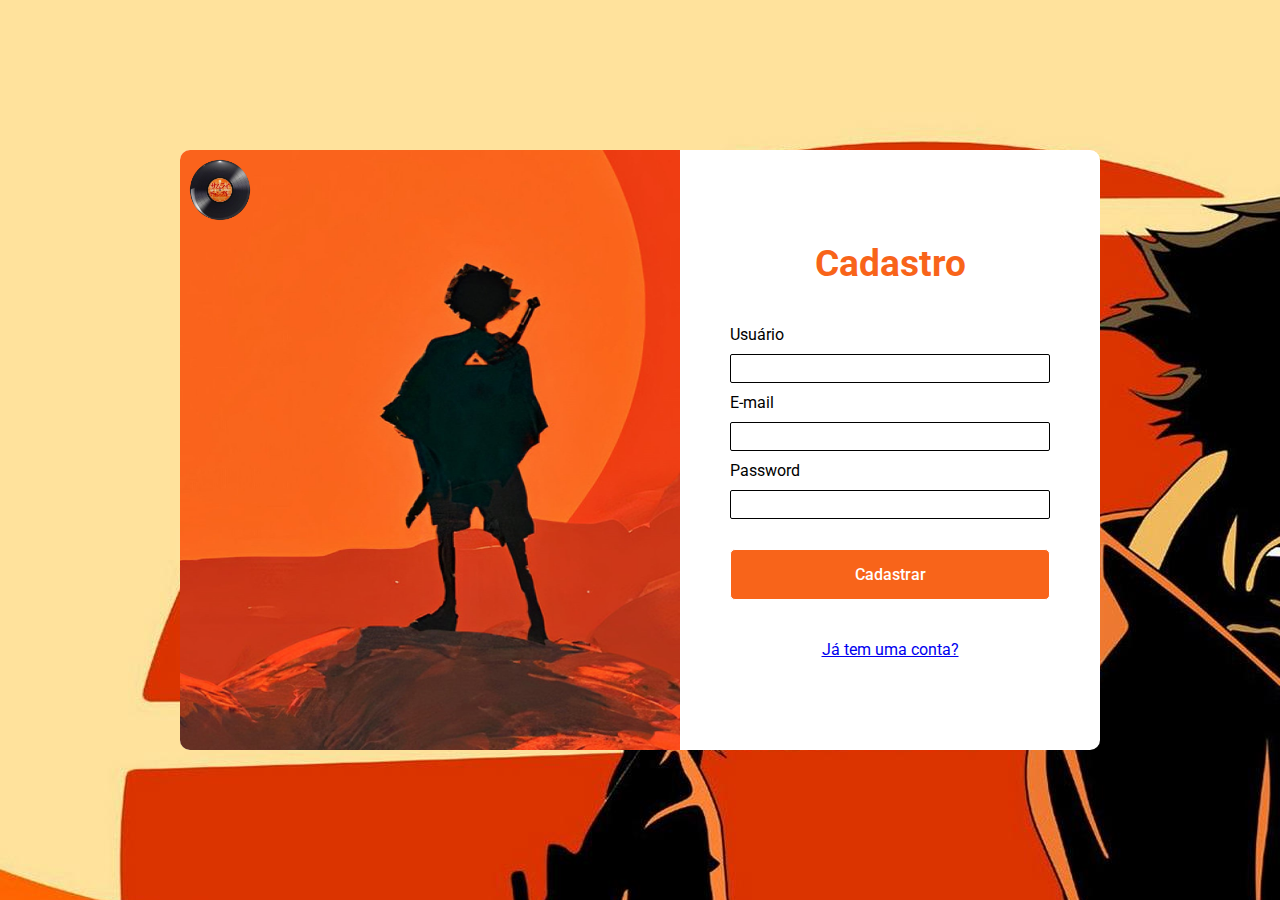
<file: Cadastro/index.html>
<!DOCTYPE html>
<html lang="pt-BR">
<head>
    <meta charset="UTF-8">
    <meta http-equiv="X-UA-Compatible" content="IE=edge">
    <meta name="viewport" content="width=device-width, initial-scale=1.0">
    <link rel="preconnect" href="https://fonts.googleapis.com">
    <link rel="preconnect" href="https://fonts.gstatic.com" crossorigin>
    <link href="https://fonts.googleapis.com/css2?family=Roboto:wght@400;500;700;900&display=swap" rel="stylesheet">
    <link rel="stylesheet" href="style.css">
    <script src="script.js" defer></script>
    <title>Cadastro</title>
</head>
<body>
    <section class="container"">
        <div class="left-side">
            <img src="../imgs/left-img.jpg" alt="Mugen" class="left-img">
            <img src="../imgs/disco.png" alt="Disco" id="disco" class="disco">
        </div>

        <div class="right-side">
            <h1>Cadastro</h1>
            <form action="../config/insert.php" method="post">
                <label for="user">Usuário</label>
                <input type="text" name="user" id="user">
                <label for="email">E-mail</label>
                <input type="email" name="email" id="email">
                <label for="senha">Password</label>
                <input type="password" name="senha" id="senha">

                <button type="submit" id="submit">Cadastrar</button>
            </form>
            <p><a href="../Login/login.html">Já tem uma conta?</a></p>
        </div>
    </section>
</body>
</html>
</file>
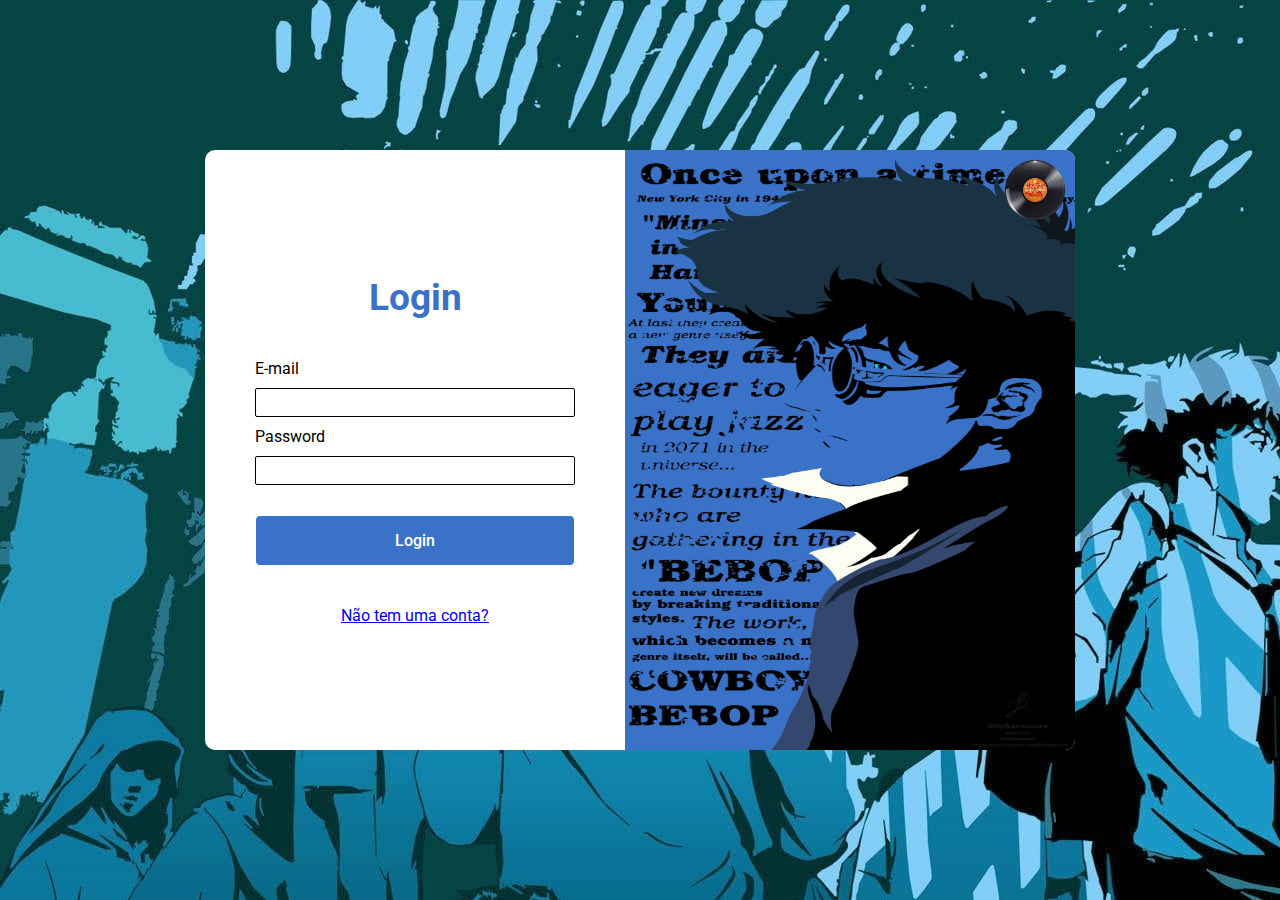
<file: Login/login.html>
<!DOCTYPE html>
<html lang="pt-BR">
<head>
    <meta charset="UTF-8">
    <meta http-equiv="X-UA-Compatible" content="IE=edge">
    <meta name="viewport" content="width=device-width, initial-scale=1.0">
    <link rel="preconnect" href="https://fonts.googleapis.com">
    <link rel="preconnect" href="https://fonts.gstatic.com" crossorigin>
    <link href="https://fonts.googleapis.com/css2?family=Roboto:wght@400;500;700;900&display=swap" rel="stylesheet">
    <link rel="stylesheet" href="style.css">
    <script src="script.js" defer></script>
    <title>Login</title>
</head>
<body>
    <section class="container"">
        <div class="left-side">
            <img src="../imgs/right-img.png" alt="Spike">
            <img src="../imgs/disco.png" alt="Disco" id="disco" class="disco">
        </div>

        <div class="right-side">
            <h1>Login</h1>
            <form action="../config/select.php" method="post">
                <label for="email">E-mail</label>
                <input type="email" name="email" id="email">
                <label for="password">Password</label>
                <input type="password" name="password" id="password">

                <button type="submit">Login</button>
            </form>
            <p><a href="../Cadastro/index.html">Não tem uma conta?</a></p>
        </div>
    </section>
</body>
</html>
</file>
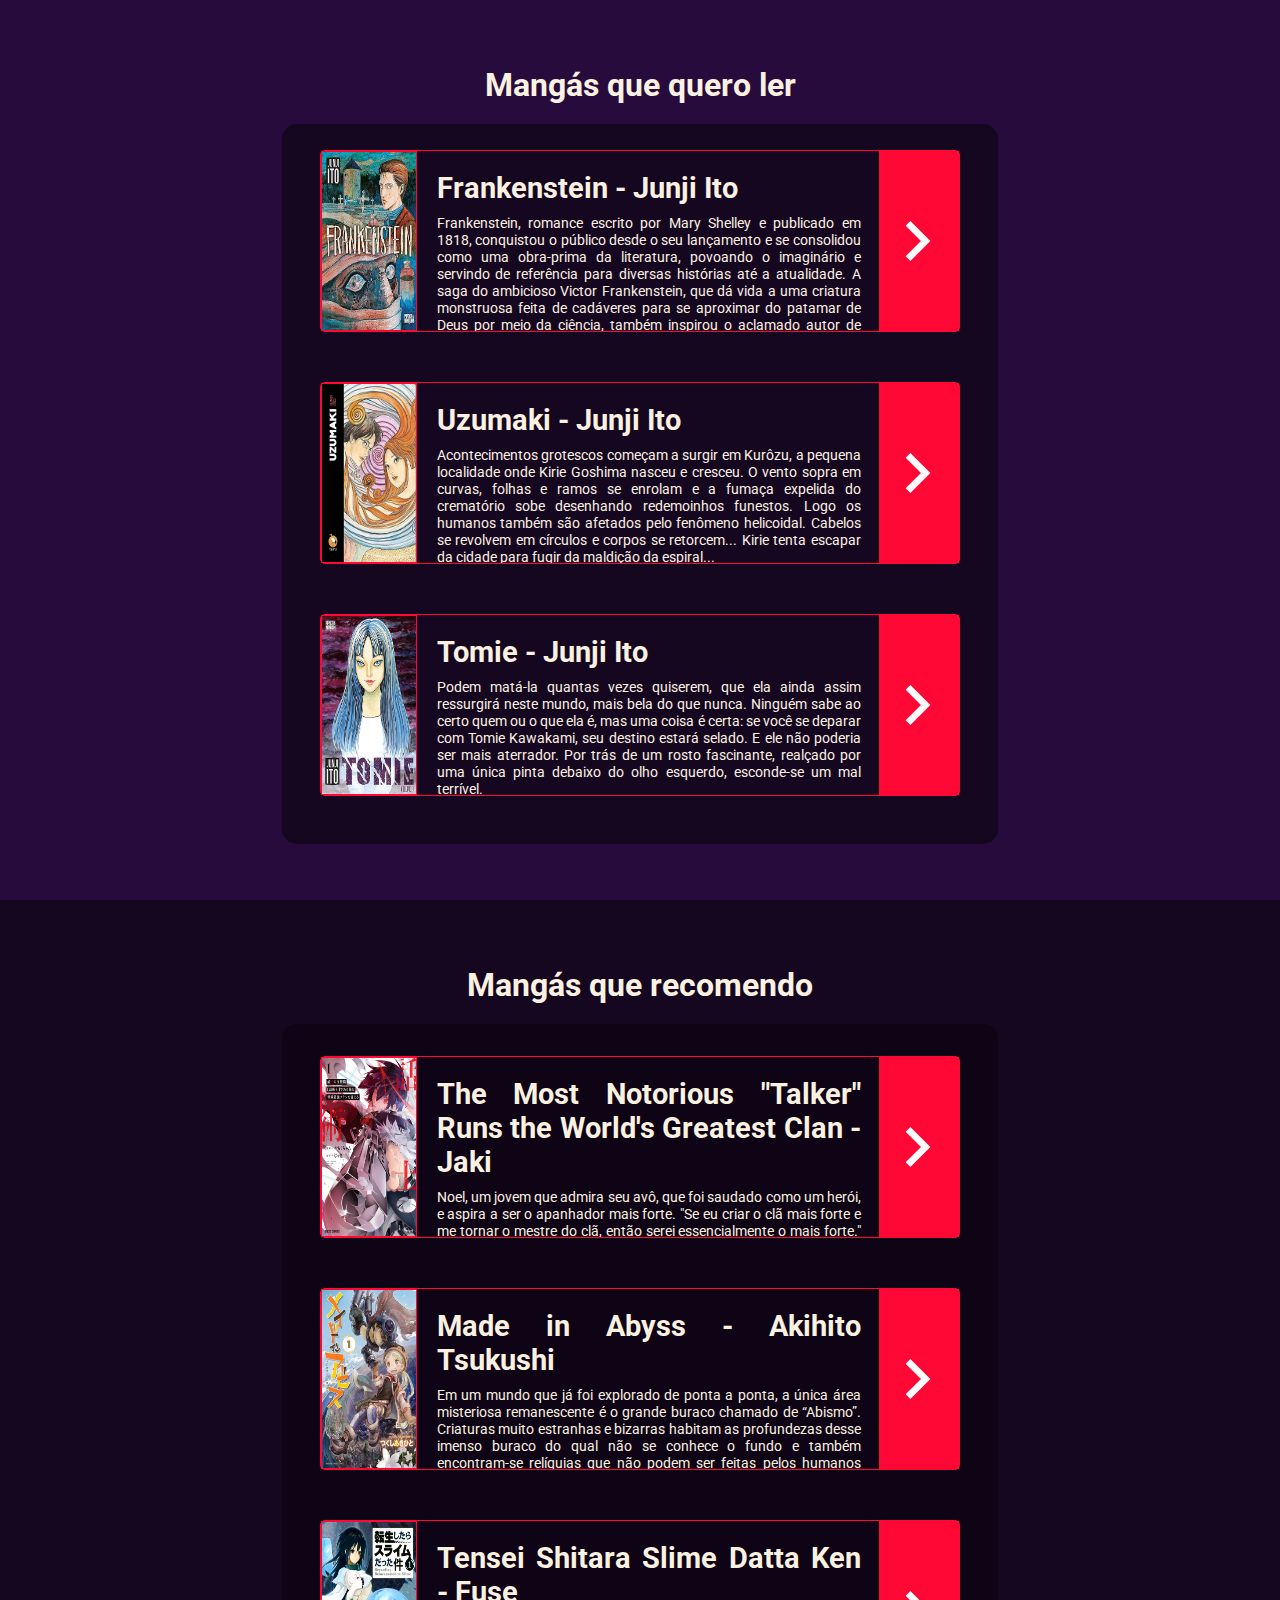
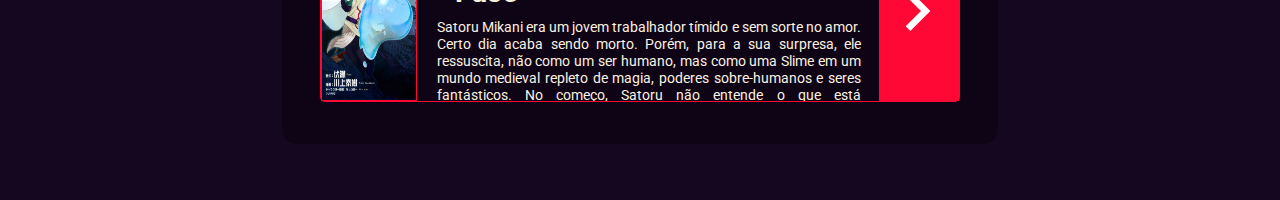
<file: Principal/principal.html>
<!DOCTYPE html>
<html lang="pt-BR">
<head>
    <meta charset="UTF-8">
    <meta http-equiv="X-UA-Compatible" content="IE=edge">
    <meta name="viewport" content="width=device-width, initial-scale=1.0">
    <link rel="preconnect" href="https://fonts.googleapis.com">
    <link rel="preconnect" href="https://fonts.gstatic.com" crossorigin>
    <link href="https://fonts.googleapis.com/css2?family=Roboto:wght@400;500;700;900&display=swap" rel="stylesheet">
    <link rel="stylesheet" href="style.css">
    <script src="script.js" defer></script>
    <title>Principal</title>
</head>
<body>

<div class="container" id="container-ler">
    <section id="section-ler-back">
        <h1 class="title">Mangás que quero ler</h1>
    <section id="section-ler">
        <div class="mangas">
            <img src="../imgs/frankestein.jpg" alt="Frankenstein do Junji Ito">
            <article>
                <h1>Frankenstein - Junji Ito</h1>
                <p>Frankenstein, romance escrito por Mary Shelley e publicado em 1818, conquistou o público desde o seu lançamento e se consolidou como uma obra-prima da literatura, povoando o imaginário e servindo de referência
                    para diversas histórias até a atualidade. A saga do ambicioso Victor Frankenstein, que dá vida a uma criatura monstruosa feita de cadáveres para se aproximar do patamar de Deus por meio da ciência, também inspirou o aclamado
                   autor de mangás Junji Ito a adaptá-la para os quadrinhos entre 1994 e 1998, com seu traço e narrativa que destacam o grotesco. </p>
            </article>
            <a href="https://www.amazon.com.br/Frankenstein-Outras-Histórias-Horror-Junji/dp/6589912416" target="_blank"><img src="../imgs/arrow.svg"></a>
        </div>

        <div class="mangas">
            <img src="../imgs/uzumaki.jpg" alt="Uzumaki do Junji Ito">
            <article>
                <h1>Uzumaki - Junji Ito</h1>
                <p>Acontecimentos grotescos começam a surgir em Kurôzu, a pequena localidade onde Kirie Goshima nasceu e cresceu. O vento sopra em curvas, folhas e ramos se enrolam e a fumaça expelida do crematório sobe desenhando redemoinhos funestos.
                    Logo os humanos também são afetados pelo fenômeno helicoidal. Cabelos se revolvem em círculos e corpos se retorcem... Kirie tenta escapar da cidade para fugir da maldição da espiral...</p>
            </article>
            <a href="https://www.amazon.com.br/Uzumaki-Edição-atual-Junji-Ito/dp/6555140577" target="_blank"><img src="../imgs/arrow.svg" alt=""></a>
        </div>

        <div class="mangas">
            <img src="../imgs/tomie.jpg" alt="Tomie do Junji Ito">
            <article>
                <h1>Tomie - Junji Ito</h1>
                <p>Podem matá-la quantas vezes quiserem, que ela ainda assim ressurgirá neste mundo, mais bela do que nunca. Ninguém sabe ao certo quem ou o que ela é, mas uma coisa é certa: se você se deparar com Tomie Kawakami, seu destino estará selado. E ele não poderia ser mais aterrador. Por trás de um rosto fascinante,
                    realçado por uma única pinta debaixo do olho esquerdo, esconde-se um mal terrível. </p>
            </article>
            <a href="https://www.amazon.com.br/Tomie-1-2-Junji-Ito/dp/6586672376/ref=pd_vtp_h_pd_vtp_h_d_sccl_3/136-0685433-1110715?pd_rd_w=xv4sM&content-id=amzn1.sym.0a6899b6-5ce2-42c3-9427-03a3a139b3f2&pf_rd_p=0a6899b6-5ce2-42c3-9427-03a3a139b3f2&pf_rd_r=719RJMWG0J79S2BN4VZX&pd_rd_wg=M6tu7&pd_rd_r=45977219-3dac-4f1b-b9df-43a71f904288&pd_rd_i=6586672376&psc=1" target="_blank"><img src="../imgs/arrow.svg" alt=""></a>
        </div>

        <div class="mangas">
            <img src="../imgs/reioflatinhas.jpg" alt="king das latas">
            <article>
                <h1>Rei de Lata - Jefferson Ferreira</h1>
                <p>As Crianças mais Poderosas do Mundo! Durante uma guerra que assolava o mundo, uma arma biológica causou praticamente a extinção de um país por completo.
                     Porém, toda criança nascida após o ataque neste local era propícia a ter uma anormalidade no organismo, manifestando algum poder gerado por seu instinto de sobrevivência, trauma ou situação extrema.
                      Por serem os únicos seres imunes ao ar, tais crianças são odiadas e temidas por muitos adultos. Por isso, elas precisam usar seus poderes e lutar pela própria sobrevivência!</p>
            </article>
            <a href="https://tapas.io/series/Rei-de-la/info" target="_blank"><img src="../imgs/arrow.svg"></a>
        </div>

        <div class="mangas">
            <img src="../imgs/souleater.jpg" alt="Come alma edição perfeita">
            <article>
                <h1>Soul Eater - Atsushi Ohkubo</h1>
                <p>Maka é uma “artífice de foice” determinada a transformar seu parceiro, a foice sobrenatural Soul Eater, na mais poderosa Death Scythe – uma arma do Doutor Morte, o diretor da Academia da Morte para Armas e Artífices Neófitos (AMAAN).
                     Para conseguir seu objetivo, a garota precisa fazer com que Soul Eater devore a alma de 99 humanos e de uma bruxa. Mas ela não é a única que deseja isso.</p>
            </article>
            <a href="https://lermanga.org/mangas/soul-eater/" target="_blank"><img src="../imgs/arrow.svg"></a>
        </div>

    </section>
</section>
</div>

<div class="container" id="container-lidos">
    <section id="section-lidos-back">
        <h1 class="title">Mangás que recomendo</h1>
    <section id="section-lidos">
        
        <div class="mangas">
            <img src="../imgs/talker.jpg" alt="The Most Notorious Talker Runs the World's Greatest Clan">
            <article>
                <h1>The Most Notorious "Talker" Runs the World's Greatest Clan - Jaki</h1>
                <p>Noel, um jovem que admira seu avô, que foi saudado como um herói, e aspira a ser o apanhador mais forte. "Se eu criar o clã mais forte e me tornar o mestre do clã, então serei essencialmente o mais forte." Pensando nisso, Noel trabalhou duro e persistentemente para cumprir sua ambição. No entanto, o talento distinto de Noel atraiu muitas pessoas poderosas e eles começaram a se reunir sob ele... Esta é a história de como o Talker mais malvado, que busca ser o mais forte, subjuga seus aliados e cria o clã mais forte do mundo.
                </p>
            </article>
            <a href="https://slimeread.com/manga/6604/Saikyou-no-Shien-shoku-%22Wajutsushi%22-Dearu-Ore-wa-Sekai-Saikyou-Kuran-wo-Shitagaeru" target="_blank"><img src="../imgs/arrow.svg"></a>
        </div>

        <div class="mangas">
            <img src="../imgs/abyss.jpg" alt="Made in Abyss capa volume 1">
            <article>
                <h1>Made in Abyss - Akihito Tsukushi</h1>
                <p>Em um mundo que já foi explorado de ponta a ponta, a única área misteriosa remanescente é o grande buraco chamado de “Abismo”. Criaturas muito estranhas e bizarras habitam as profundezas desse imenso buraco do qual não se conhece o fundo e também encontram-se relíquias que não podem ser feitas pelos humanos atuais. Os mistérios do Abismo fascinam as pessoas e as levam a buscar aventuras. Riko, uma órfã que vive na cidade de “Orth” à beira do Abismo, sonhava em se tornar uma grande exploradora de cavernas como sua mãe e desvendar os mistérios do Abismo.</p>
            </article>
            <a href="https://slimeread.com/manga/3185/made-in-abyss" target="_blank"><img src="../imgs/arrow.svg" alt=""></a>
        </div>

        <div class="mangas">
            <img src="../imgs/slime.jpg" alt="Tensei Shitara Slime Datta Ken volume 1">
            <article>
                <h1>Tensei Shitara Slime Datta Ken - Fuse</h1>
                <p>Satoru Mikani era um jovem trabalhador tímido e sem sorte no amor. Certo dia acaba sendo morto. Porém, para a sua surpresa, ele ressuscita, não como um ser humano, mas como uma Slime em um mundo medieval repleto de magia, poderes sobre-humanos e seres fantásticos. No começo, Satoru não entende o que está acontecendo e pouco a pouco vai ganhando poderes e sentidos para viver grandes aventuras em sua nova vida.</p>
            </article>
            <a href="https://slimeread.com/manga/408/tensei-shitara-slime-datta-ken" target="_blank"><img src="../imgs/arrow.svg" alt=""></a>
        </div>

        <div class="mangas">
            <img src="../imgs/gachiakuta.jpg" alt="Gachiakuta capa volume 3">
            <article>
                <h1>Gachiakuta - Kei Urana </h1>
                <p>O jovem Rudo habita em um gueto de descendentes de criminosos e vive recolhendo lixo e sendo discriminado, até que certo dia, ele é acusado injustamente de um crime que não cometeu e como punição é enviado a um local em que todos temem!
                     Lá, o rapaz conhece conhece Enjin e acaba tendo um vislumbre de toda a verdade sobre o mundo e também começa a manifestar a sua habilidade: Dar vida às coisas! Assim, começa a jornada de Rudo e seu objetivo de mudar por completo o mundo de merda em que vive!!</p>
            </article>
            <a href="https://lermanga.org/mangas/gachiakuta/" target="_blank"><img src="../imgs/arrow.svg" alt=""></a>
        </div>

        <div class="mangas">
            <img src="../imgs/dorohedoro.jpg" alt="Dorohedoro volume 1">
            <article>
                <h1>Dorohedoro - Q. Hayashida</h1>
                <p>A estória se desenrola ao redor de Kaiman, que não lembra quem era antes de ter sido transformado por um usuário de Mágica. Essa transformação o deixou com uma cabeça de réptil, apagou toda a sua memória, e deixou um desejo de descobrir a verdade sobre quem ele realmente é. De um por um, eles presenciam esse "segundo homem" dentro de Kaimam, e depois de os colocar para fora da sua boca de novo, pergunta para cada um deles uma pergunta..."O que o cara dentro da minha cabeça disse?"</p>
            </article>
            <a href="https://slimeread.com/manga/2462/dorohedoro?from=lancamentos" target="_blank"><img src="../imgs/arrow.svg" alt=""></a>
        </div>

        <div class="mangas">
            <img src="../imgs/hxh.jpg" alt="hunter x hunter volume 1">
            <article>
                <h1>Hunter x Hunter - Yoshihiro Togashi</h1>
                <p>Gon Freecss é um garoto que descobre que seu pai, Ging, foi um Caçador e que, ao contrário do que Gon pensava, ele está vivo. Ao descobrir a verdade, o protagonista decide participar do teste para ser um Caçador e planeja usar as habilidades para localizar seu pai. Hunters são uma raça especial, dedicada a rastrear tesouros, animais mágicos, e até mesmo outros homens. Mas tais atividades requerem uma licença, e menos de um em cem mil pode passar no exame de qualificação esgotante. Aqueles que passam tem acesso a áreas restritas, lojas de incríveis informações, bem como o direito de chamar-se de Hunters.</p>
            </article>
            <a href="https://lermanga.org/mangas/hunter-x-hunter/" target="_blank"><img src="../imgs/arrow.svg" alt=""></a>
        </div>

        <div class="mangas">
            <img src="../imgs/tengoku.jpg" alt="tengoku daimakyou volume 1">
            <article>
                <h1>Tengoku Daimakyou - Masakazu Ishiguro</h1>
                <p>Dentro da segurança das paredes, os jovens são criados por robôs em um ambiente de creche. Embora a vida lá possa parecer obsoleta à primeira vista, as crianças estão cheias de potencial e curiosidade. Em muitos aspectos, é como um pedaço do céu.
                    O mundo exterior é uma paisagem infernal. É quase totalmente desprovido de qualquer coisa mecânica e agora é habitado por seres sobrenaturais bizarros, mas poderosos.
                    Maru, com a ajuda de Kiruko, está por aí cruzando o que antes era Tóquio para o paraíso. Mas depois de procurar por tanto tempo, talvez o tal paraíso seja mais um sonho insustentável do que uma realidade potencial.</p>
            </article>
            <a href="https://slimeread.com/manga/2547/tengoku-daimakyou" target="_blank"><img src="../imgs/arrow.svg" alt=""></a>
        </div>

    </section>
</section>
</div>
</body>
</html>
</file>
<file: Cadastro/style.css>
*{
    margin: 0px;
    padding: 0px;
    box-sizing: border-box;
    font-family: 'Roboto', sans-serif;
}

body{
    width: 100%;
    min-height: 100vh;
    background-image: url(../imgs/samurai-wallpaper.jpg);
    background-repeat: no-repeat;

    display: flex;
    justify-content: center;
    align-items: center;
}

.container{
    background-color: #ffffff;
    border-radius: 10px;
    position: relative;

    display: flex;
    flex-direction: row;
    justify-content: space-between;
}

/* Imagens lado esquerdo*/

.left-side, .left-side > .left-img{
    width: 500px;
    height: 600px;
    border-radius: 10px 0px 0px 10px;
}

.left-side > .disco{
    width: 80px;
    height: 80px;
    animation: rotate 1s infinite linear;
    cursor: pointer;
    position: absolute;
    top: 0px;
    left: 0px;
}

/* Informações lado direito*/

.right-side{
    width: 420px;
    height: 600px;

    display: flex;
    flex-direction: column;
    justify-content: center;
    align-items: center;
}

.right-side > h1{
    color: #f8641a;
    text-align: center;
    font-size: 2.3rem;
}

/* Form*/

.right-side > form{
    display: flex;
    flex-direction: column;
    gap: 10px;
    padding: 40px 0px;
}

form > input {
    padding: 6px 14px;
    width: 320px;
    outline: none;
    border: 1px solid #000;
    border-radius: 2px;
}

form > button{
    margin-top: 20px;
    padding: 15px;
    font-size: 1rem;
    font-weight: 500;
    background-color: #f8641a;
    border-radius: 5px;
    border: 1px solid #fff;
    color: white;
}

form > button:hover{
    cursor: pointer;
    font-weight: 700;
    background-color: transparent;
    transition: all 0.5s ease;
    border: 1px solid #000;
    color: #f8641a;
}

.error{
    background-color: rgb(243, 70, 70);
    color: rgb(243, 91, 91);
}

@media screen and (max-width: 950px){
    .container{
        height: 60vh;
        width: 60vw;

        display: flex;
        flex-direction: column;
        justify-content: space-between;
        align-items: center;
    }

    .left-side, .left-side > .left-img{
        display: none;
    }

    form {
        width: 40vw;
    }

    form > button, form > input{
        width: 100%;
    }
}

@media screen and (max-width: 600px){
    .container{
        height: 60vh;
        width: 90vw;

        display: flex;
        flex-direction: column;
        justify-content: space-between;
        align-items: center;
    }

    form {
        width: 60vw;
    }

    form > button, form > input{
        width: 100%;
    }
}
</file>
<file: Login/style.css>
*{
    margin: 0px;
    padding: 0px;
    box-sizing: border-box;
    font-family: 'Roboto', sans-serif;
}

body{
    width: 100%;
    height: 100vh;
    background-image: url(../imgs/cowboy-wallpaper.jpg);

    display: flex;
    justify-content: center;
    align-items: center;
}

.container{
    background-color: #ffffff;
    border-radius: 10px;
    position: relative;

    display: flex;
    flex-direction: row-reverse;
    justify-content: space-between;
}

/* Imagens lado esquerdo*/

.left-side, .left-side > img{
    width: 450px;
    height: 600px;
    border-radius: 0px 10px 10px 0px;
}

.left-side > .disco{
    width: 80px;
    height: 80px;
    animation: rotate 1s infinite linear;
    cursor: pointer;
    position: absolute;
    top: 0px;
    right: 0px;
}

/* Informações lado direito*/

.right-side{
    width: 420px;
    height: 600px;

    display: flex;
    flex-direction: column;
    justify-content: center;
    align-items: center;
}

.right-side > h1{
    color: #3a72c8;
    text-align: center;
    font-size: 2.3rem;
}

/* Form*/

.right-side > form{
    display: flex;
    flex-direction: column;
    gap: 10px;
    padding: 40px 0px;
}

form > input {
    padding: 6px 14px;
    width: 320px;
    outline: none;
    border: 1px solid #000;
    border-radius: 2px;
}

form > button{
    margin-top: 20px;
    padding: 15px;
    font-size: 1rem;
    font-weight: 500;
    background-color: #3a72c8;
    border-radius: 5px;
    border: 1px solid #fff;
    color: white;
}

form > button:hover{
    cursor: pointer;
    font-weight: 700;
    background-color: transparent;
    transition: all 0.5s ease;
    border: 1px solid #000;
    color: #3a72c8;
}

@media screen and (max-width: 950px){
    .container{
        height: 60vh;
        width: 60vw;

        display: flex;
        flex-direction: column;
        justify-content: space-between;
        align-items: center;
    }

    .left-side, .left-side > .left-img{
        display: none;
    }

    form {
        width: 40vw;
    }

    form > button, form > input{
        width: 100%;
    }
}

@media screen and (max-width: 600px){
    .container{
        height: 60vh;
        width: 90vw;

        display: flex;
        flex-direction: column;
        justify-content: space-between;
        align-items: center;
    }

    form {
        width: 60vw;
    }

    form > button, form > input{
        width: 100%;
    }
}
</file>
<file: Principal/style.css>
*{
    margin: 0px;
    padding: 0px;
    box-sizing: border-box;
    font-family: 'Roboto', sans-serif;
    background-color: transparent;
}

::-webkit-scrollbar{
    width: 0;
}

body{
    width: 100%;
    height: 100%;

    display: flex;
    flex-direction: column;
}

.title{
    padding: 10px 0px;
    text-align: center;
    font-size: 2rem;
}


/*Container superior*/

.container#container-ler{
    height: 100vh;
    
    display: flex;
    flex-direction: column;
}

section#section-ler-back{
    gap: 10px;
   
    background-color: rgb(39 11 61);
    color: #fbf1e1;
    
    display: flex;
    flex-direction: column;
    justify-content: center;
    align-items: center;
    flex: 1;
}   

section#section-ler{
    width: 56vw;
    max-height: 80vh;
    
    gap: 50px;
    padding-top: 2vw;
    padding-bottom: 2vw;
    border-radius: 15px;

    background-color: rgb(22 7 33);
    color: #fbf1e1;

    display: flex;
    flex-direction: column;
    align-items: center;

    overflow-y: auto;
}


/* Scroll do container superior */

section#section-ler::-webkit-scrollbar {
    width: 12px;
}

section#section-ler::-webkit-scrollbar-track {
    background:#ff0836;
    border-radius: 15px;
}

section#section-ler::-webkit-scrollbar-thumb {
    background-color: #c10b2d;
    border-radius: 15px;
}


/*Container inferior*/

.container#container-lidos{
    height: 100vh;    
    
    display: flex;
    flex-direction: column;
}

section#section-lidos-back{
    gap: 10px;

    background-color: rgb(22 7 33);
    color: #fbf1e1;
   
    display: flex;
    flex-direction: column;
    justify-content: center;
    align-items: center; 
    flex: 1;
}

section#section-lidos{
    width: 56vw;
    max-height: 80vh;
    gap: 50px;
    padding-top: 2.5vw;
    padding-bottom: 2vw;
    border-radius: 15px;

    background-color: rgb(14 4 21);
    color: #fbf1e1;

    display: flex;
    flex-direction: column;
    align-items: center;

    overflow-y: auto;
}


/* Scroll do container inferior */

section#section-lidos::-webkit-scrollbar {
    width: 12px;
  }

section#section-lidos::-webkit-scrollbar-track {
    background:#ff0836;
    border-radius: 15px;
  }

  section#section-lidos::-webkit-scrollbar-thumb {
    background-color: #c10b2d;
    border-radius: 15px;
  }


/* Caixas com mangás */

.mangas{
    width: 50vw;
    border: 1.8px solid #ff0836;
    border-radius: 5px;
    font-size: 0.9rem;

    display: flex;
    flex-direction: row;
}

.mangas > img{
    width: 15%;
    height: 100%;
    border: 1.5px solid #ff0836;

    display: flex;
}

article{
    padding: 20px;
    padding-right: 2vh;
    gap: 10px;
    height: 20vh;
    max-height: 20vh;

    display: flex;
    flex-direction: column;
    overflow: auto;
    flex: 1;
    text-align: justify;
}

.mangas > a{
    width: 80px;
    height: 100%;
    background-color: #ff0836;

    display: flex;
    justify-content: center;
    align-items: center;
}

.mangas > a > img{
    width: 80px;
    height: 100%;
    background-color: #ff0836;

    display: flex;
    justify-content: center;
    align-items: center;
}

.mangas:hover > a > img,
.mangas:hover > img,
.mangas:hover{
    transition: all 0.3s ease;
    border: 1.8px solid #ffffff;
}

 .mangas > a > img:hover{
    transition: all 0.3s ease;
    filter:invert(100%);
    /* filter:hue-rotate(285deg); */
 }




/* Responsividade // Responsividade // Responsividade // Responsividade // Responsividade // Responsividade */

@media screen and (max-width: 1150px){
    .mangas{
        width: 75vw;
        height: 20vh;
        border: 1.8px solid #ff0836;
        border-radius: 5px;
        font-size: 0.8rem;
    
        display: flex;
        flex-direction: row;
    }

    article{
        padding: 10px;
        padding-right: 1vw;
        gap: 5px;
        height: 14vh;
        max-height: 15vh;
    
        display: flex;
        flex-direction: column;
        overflow: auto;
        flex: 1;
        text-align: justify;
    }

    section#section-ler{
        width: 86vw;
        max-height: 80vh;
        
        gap: 50px;
        padding-top: 4vw;
        padding-bottom: 2vw;
        border-radius: 15px;
    
        background-color: rgb(22 7 33);
        color: #fbf1e1;
    
        display: flex;
        flex-direction: column;
        align-items: center;
    
        overflow-y: auto;
    }

    section#section-lidos{
        width: 86vw;
        max-height: 80vh;
        
        gap: 50px;
        padding-top: 4vw;
        padding-bottom: 2vw;
        border-radius: 15px;
    
        background-color: rgb(14 4 21);
        color: #fbf1e1;
    
        display: flex;
        flex-direction: column;
        align-items: center;
    
        overflow-y: auto;
    }

    .mangas > a > img{
        width: 50px;
        height: 100%;
        background-color: #ff0836;
    
        display: flex;
        justify-content: center;
        align-items: center;
    }

    .mangas > a{
        width: 50px;
        height: 100%;
        background-color: #ff0836;
    
        display: flex;
        justify-content: center;
        align-items: center;
    }
}





@media screen and (max-width: 600px){
    .mangas{
        width: 75vw;
        height: 10vh;
        border: 1.8px solid #ff0836;
        border-radius: 5px;
        font-size: 0.6rem;
    
        display: flex;
        flex-direction: row;
    }

    article{
        padding: 5px;
        padding-right: 1vw;
        gap: 5px;
        height: 9vh;
        max-height: 15vh;
    
        display: flex;
        flex-direction: column;
        overflow: auto;
        flex: 1;
        text-align: justify;
    }

    section#section-ler{
        width: 86vw;
        max-height: 80vh;
        
        gap: 50px;
        padding-top: 4vw;
        padding-bottom: 5vw;
        border-radius: 15px;
    
        background-color: rgb(22 7 33);
        color: #fbf1e1;
    
        display: flex;
        flex-direction: column;
        align-items: center;
    
        overflow-y: auto;
    }

    section#section-lidos{
        width: 86vw;
        max-height: 80vh;
        
        gap: 50px;
        padding-top: 4vw;
        padding-bottom: 5vw;
        border-radius: 15px;
    
        background-color: rgb(14 4 21);
        color: #fbf1e1;
    
        display: flex;
        flex-direction: column;
        align-items: center;
    
        overflow-y: auto;
    }

    .mangas > a > img{
        width: 50px;
        height: 100%;
        background-color: #ff0836;
    
        display: flex;
        justify-content: center;
        align-items: center;
    }

    .mangas > a{
        width: 50px;
        height: 100%;
        background-color: #ff0836;
    
        display: flex;
        justify-content: center;
        align-items: center;
    }
}
</file>
